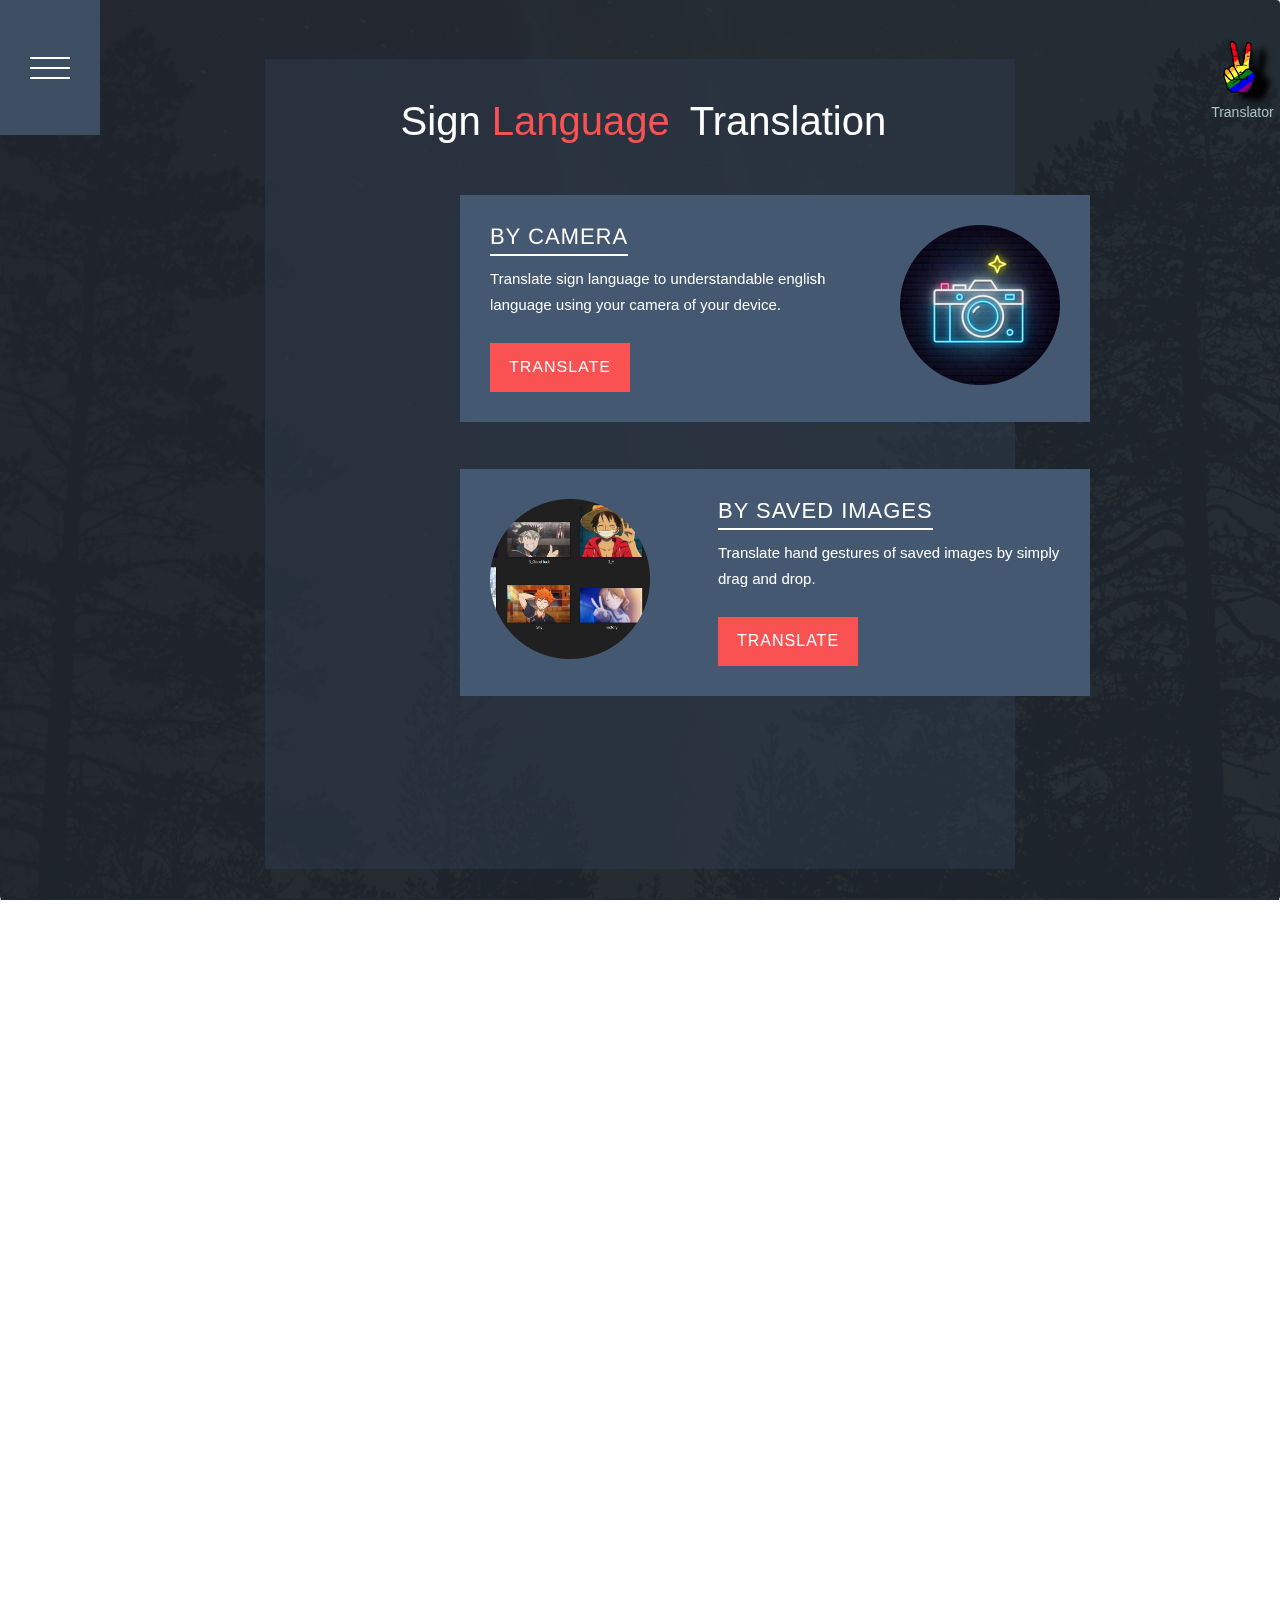
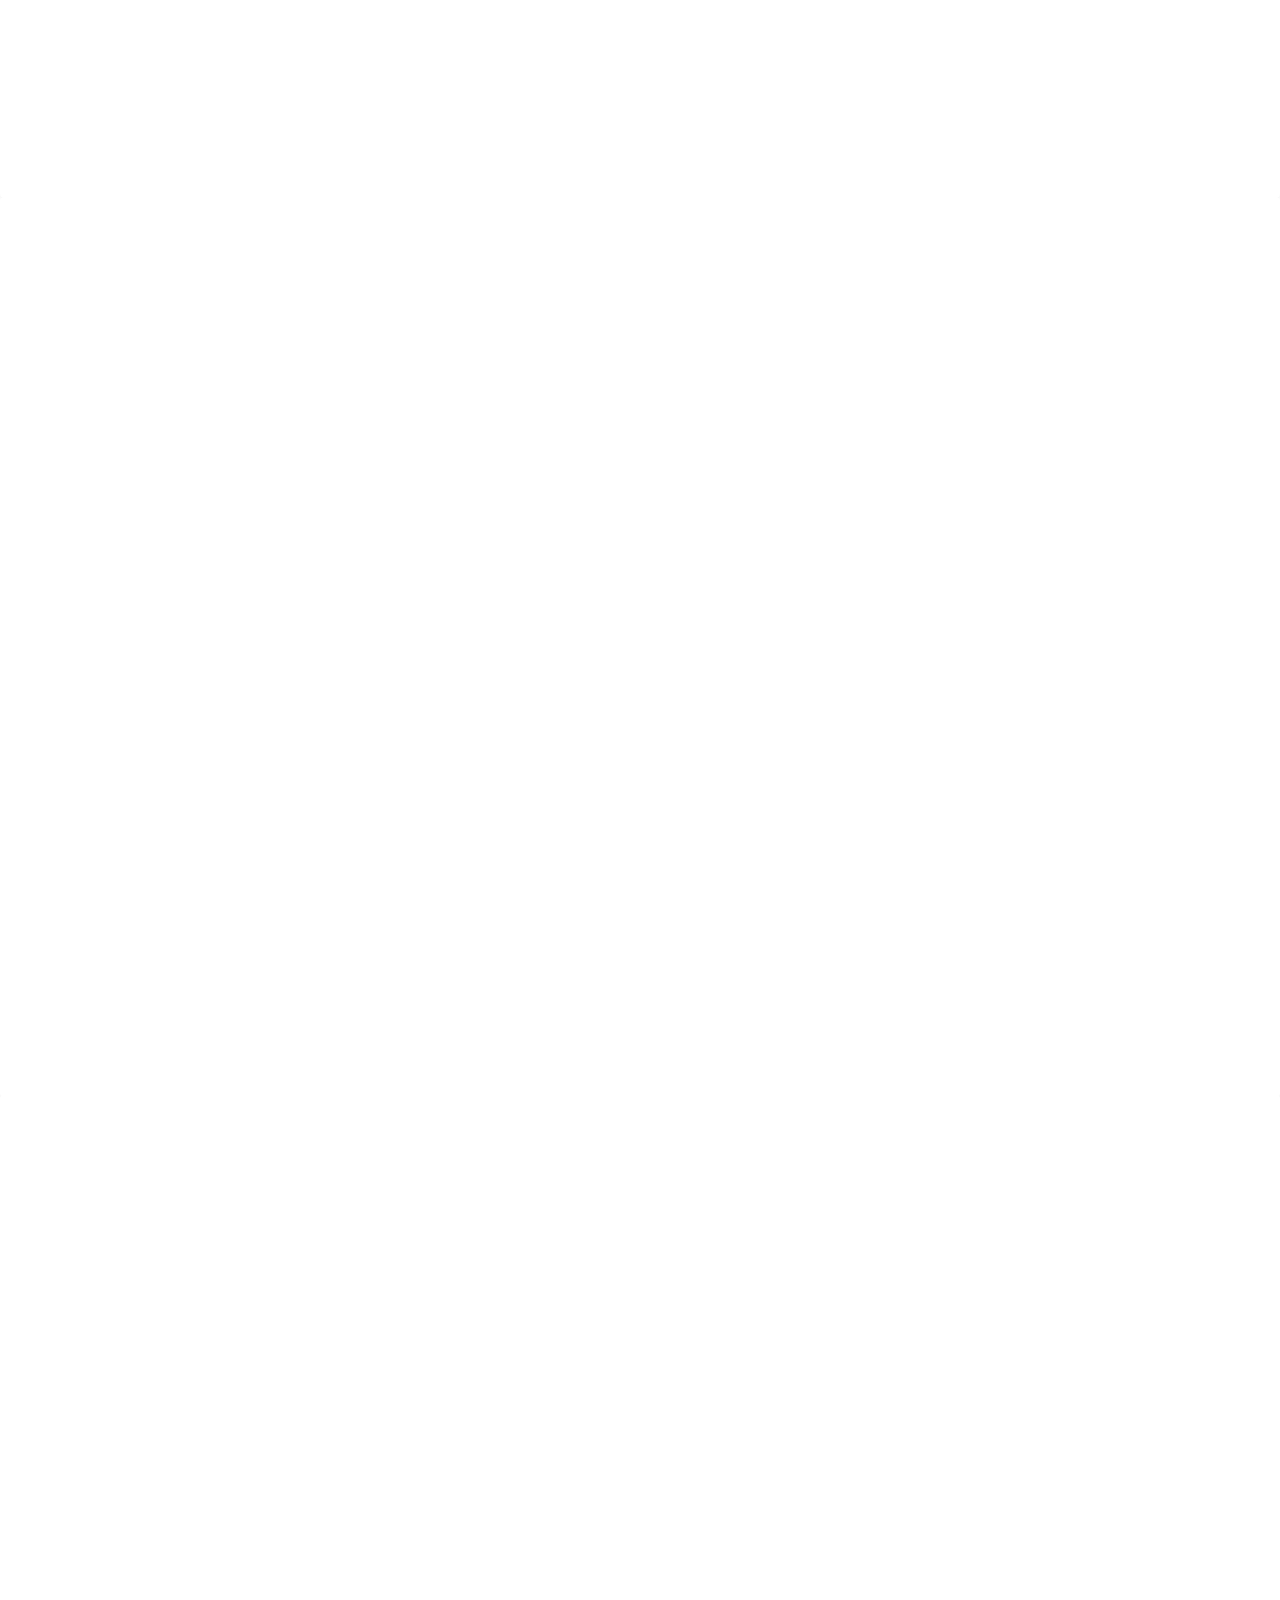
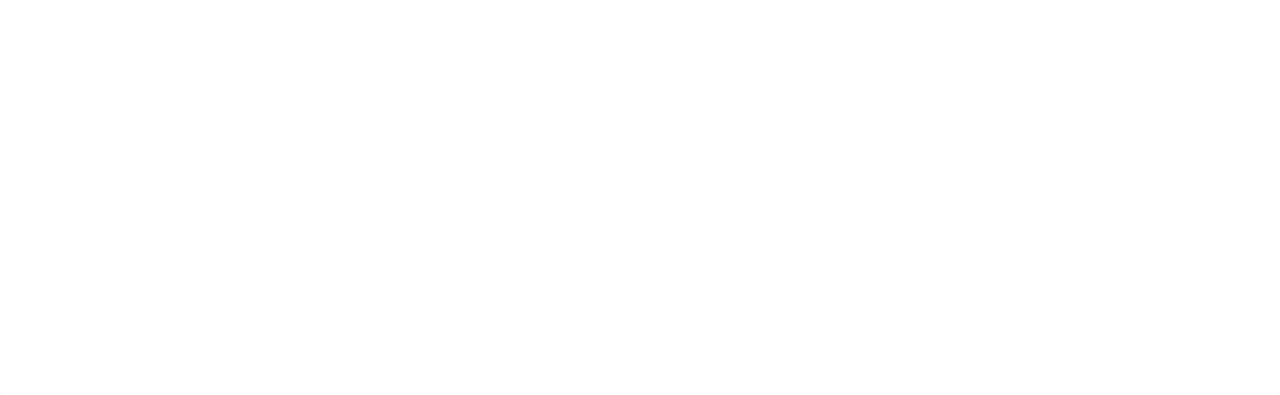
<file: index.html>
<!doctype html>
<html class="no-js" lang="">

<head>
  <meta charset="utf-8">
  <meta http-equiv="X-UA-Compatible" content="IE=edge,chrome=1">
  <title>Sign Language Translator</title>


  <link rel="apple-touch-icon" sizes="57x57" href="/fevi/apple-icon-57x57.png">
  <link rel="apple-touch-icon" sizes="60x60" href="/fevi/apple-icon-60x60.png">
  <link rel="apple-touch-icon" sizes="72x72" href="/fevi/apple-icon-72x72.png">
  <link rel="apple-touch-icon" sizes="76x76" href="/fevi/apple-icon-76x76.png">
  <link rel="apple-touch-icon" sizes="114x114" href="/fevi/apple-icon-114x114.png">
  <link rel="apple-touch-icon" sizes="120x120" href="/fevi/apple-icon-120x120.png">
  <link rel="apple-touch-icon" sizes="144x144" href="/fevi/apple-icon-144x144.png">
  <link rel="apple-touch-icon" sizes="152x152" href="/fevi/apple-icon-152x152.png">
  <link rel="apple-touch-icon" sizes="180x180" href="/fevi/apple-icon-180x180.png">
  <link rel="icon" type="image/png" sizes="192x192" href="/fevi/android-icon-192x192.png">
  <link rel="icon" type="image/png" sizes="32x32" href="/fevi/favicon-32x32.png">
  <link rel="icon" type="image/png" sizes="96x96" href="/fevi/favicon-96x96.png">
  <link rel="icon" type="image/png" sizes="16x16" href="/fevi/favicon-16x16.png">
  <link rel="manifest" href="/fevi/manifest.json">
  <meta name="msapplication-TileColor" content="#ffffff">
  <meta name="msapplication-TileImage" content="/fevi/ms-icon-152x152.png">
  <meta name="theme-color" content="#ffffff">


  <meta name="description" content="">
  <meta name="viewport" content="width=device-width, initial-scale=1">
  <link rel="apple-touch-icon" href="apple-touch-icon.png">

  <link rel="stylesheet" href="css/bootstrap.min.css">
  <link rel="stylesheet" href="css/bootstrap-theme.min.css">
  <link rel="stylesheet" href="css/templatemo-style.css">

  <script src="js/vendor/modernizr-2.8.3-respond-1.4.2.min.js"></script>

  <style>
    h1 {
      font-family: 'Segoe UI', Tahoma, Geneva, Verdana, sans-serif;
    }
  </style>

</head>

<body>

  <div class="stick">
    <a href="#1"><img src="/img/victory_logo.png" alt="err"></a>
    <a href="#1"><span>Translator</span></a>
  </div>

  <nav class="nav">
    <div class="burger">
      <div class="burger__patty"></div>
    </div>

    <ul class="nav__list">
      <li class="nav__item">
        <a href="#1" class="nav__link c-blue"><img src="img/home-icon.png" alt=""></a>
        <span>Home</span>
      </li>
      <li class="nav__item">
        <a href="#3" class="nav__link c-red"><img src="img/projects-icon.png" alt=""></a>
      </li>
      <li class="nav__item">
        <a href="#2" class="nav__link c-yellow scrolly"><img src="/img/about-icon.png" alt=""></a>
      </li>
      <li class="nav__item">
        <a href="#4" class="nav__link c-green"><img src="img/contact_icon.png" alt="" height="90px"></a>
      </li>
    </ul>
  </nav>



  <section class="panel b-blue" id="1">
    <article class="panel__wrapper">
      <div class="panel__content">
        <div class="container">
          <div class="row">
            <div class="col-md-8 col-md-offset-2">
              <div class="home-content">
                <div class="home-heading">
                  <h1>Sign<em> Language</em>Translation</h1>
                </div>
                <div class="row">
                  <div class="col-md-12">
                    <div class="home-box-content">
                      <div class="left-text">
                        <h4>BY camera</h4>
                        <p>Translate sign language to understandable english language using your camera of your device.
                        </p>
                        <div class="primary-button">
                          <a href="home.html" >Translate</a>
                        </div>
                      </div>
                      <div class="right-image">
                        <img src="img/11-cam.png" alt="err">
                      </div>
                    </div>
                  </div>
                </div>
                

                <div class="row">
                  <div class="col-md-12">
                    <div class="home-box-content-1">
                      <div class="right-text">
                        <h4>by saved images</h4>
                        <p>Translate hand gestures of saved images by simply drag and drop.</p>
                        <div class="primary-button">
                          <a href="Dummy-2.html" target="_blank">Translate</a>
                        </div>
                      </div>
                      <div class="left-image">
                        <img src="img/12-saved.png" alt="">
                      </div>
                    </div>
                  </div>
                </div>
              </div>
            </div>
          </div>
        </div>
      </div>
    </article>
  </section>

  
  <section class="panel b-red" id="3">
    <article class="panel__wrapper">
      <div class="panel__content">
        <div class="container">
          <div class="row">
            <div class="col-md-8 col-md-offset-2">
              <div class="projects-content">
                <div class="heading">
                  <h4>KNOW <em>about</em> SIGNS</h4>
                </div>
                <div class="row">
                  <div class="col-md-12">
                    <div class="owl-carousel owl-theme projects-container">
                      <div>
                        <div class="project-item">
                          <a href="img/1_Hi.jpg" data-lightbox="image-1"><img src="img/1_Hi.jpg" alt=""></a>
                          <div class="text-content">
                            <h4>Greetings</h4>
                            <p>Greeting like Hello, Glad to meet you , hi ,yo ,bye and others by sign language.</p>
                            <div class="primary-button">
                              <a href="/ab_greetings.html">Discover </a>
                            </div>
                          </div>
                        </div>
                      </div>
                      <div>
                        <div class="project-item">
                          <a href="img/2_need.jpg" data-lightbox="image-1"><img src="img/2_need.jpg" alt=""></a>
                          <div class="text-content">
                            <h4>Basic needs</h4>
                            <p>Know about signs for Basic needs signs like water , food , home , restroom and others.
                            </p>
                            <div class="primary-button">
                              <a href="ab_need.html">Discover </a>
                            </div>
                          </div>
                        </div>
                      </div>
                      <div>
                        <div class="project-item">
                          <a href="img/3_alpha.jpg" data-lightbox="image-1"><img src="img/3_alpha.jpg" alt=""></a>
                          <div class="text-content">
                            <h4>LETTERS</h4>
                            <p>Alphabets using signs to create complex statements which cant be shown using normal
                              signs.</p>
                            <div class="primary-button">
                              <a href="ab_zALPHA.html">Discover </a>
                            </div>
                          </div>
                        </div>
                      </div>
                      <div>
                        <div class="project-item">
                          <a href="img/4_health.jpg" data-lightbox="image-1"><img src="img/4_health.jpg" alt=""></a>
                          <div class="text-content">
                            <h4>HEALTH & Feelings</h4>
                            <p>Telling about health like fever cold and feelings like happy ,sad others through sign
                              language. </p>
                            <div class="primary-button">
                              <a href="/ab_emote.html">Discover </a>
                            </div>
                          </div>
                        </div>
                      </div>
                      <div>
                        <div class="project-item" id="short">
                          <a href="img/5_dichotomous.jpg" data-lightbox="image-1"><img src="img/5_dichotomous.jpg"
                              alt=""></a>
                          <div class="text-content">
                            <h4>dichotomous </h4>
                            <p>Signs for dichotomous like true or fale , yes or no and others by signs.</p>
                            <div class="primary-button">
                              <a href="/ab_dict.html">Discover </a>
                            </div>
                          </div>
                        </div>
                      </div>
                      <div>
                        <div class="project-item" id="short">
                          <a href="img/6_knowmore.jpg" data-lightbox="image-1"><img src="img/6_knowmore.jpg" alt=""></a>
                          <div class="text-content">
                            <h4>Some More signs</h4>
                            <p>Others signs excluding the metioned one's</p>
                            <div class="primary-button">
                              <a href="/ab_knowmore.html">Discover </a>
                            </div>
                          </div>
                        </div>
                      </div>
                    </div>
                  </div>
                </div>
              </div>
            </div>
          </div>
        </div>
      </div>
    </article>
  </section>


  <section class="panel b-yellow" id="2">
    <article class="panel__wrapper">
      <div class="panel__content">
        <div class="container">
          <div class="row">
            <div class="col-md-8 col-md-offset-2">
              <div class="about-content">
                <div class="heading">
                  <h4>About NGO'S</h4>
                </div>
                <div class="row">
                  <div class="col-md-12">
                    <div class="about-box-content">
                      <img src="img/ngo.jpg" alt="">
                    </div>
                  </div>
                  <div class="col-md-7 col-md-offset-5">
                    <div class="about-box-text">
                      <h4>VAANI</h4>
                      <p>The VAANI Information Resource Center is an initiative led by VAANI, Deaf Children’s Foundation for parents, teachers, students, volunteers and hearing impaired individuals.
                        The objective of the digital center is to bring together educational strategies and materials to empower the growing deaf community with skills and attitudes that promote equality, dignity and respect.</p>
                      <div class="primary-button">
                        <a href="#4">Contact </a>
                      </div>
                    </div>
                  </div>
                </div>
              </div>
            </div>
          </div>
        </div>
      </div>
    </article>
  </section>


  <section class="panel b-green" id="4">
    <article class="panel__wrapper">
      <div class="panel__content">
        <div class="container">
          <div class="row">
            <div class="col-md-8 col-md-offset-2">
              <div class="contact-content">
                <div  class="heading">
                  <h4>Contact</h4>
                </div>
                <div class="row">
                  <div class="col-md-8">
                    <div class="contat-form">
                      <h4>
                        Phone
                      </h4>
                      <p>+91 8025457124</p>
                      <h4>
                        Mail 
                      </h4>
                      <p>https://vaani.in/</p>
                    <h4>Location</h4>
                    <p>Gangothri Nagara 4th Cross Tumkuru, Karnataka 572102</p>
                    </div>
                  </div>
                  <div class="col-md-4">
                    <div class="more-info">
                      <p>Vaani organisation open for intaking any person with deaf and dumb disabilities providing all the basic facilities needed for living .Contact us if you have any information about such person or also for FUND RAISING. </p>
                    </div>
                  </div>
                </div>
              </div>
            </div>
            <div class="col-md-12">
              <div class="footer">
                <p>Copyright &copy; 2022 CBIT Vishal & Ashok</p>
              </div>
            </div>
          </div>
        </div>
      </div>
    </article>
  </section>


  <script src="//ajax.googleapis.com/ajax/libs/jquery/1.11.2/jquery.min.js"></script>
  <script>window.jQuery || document.write('<script src="js/vendor/jquery-1.11.2.min.js"><\/script>')</script>

  <script src="js/vendor/bootstrap.min.js"></script>

  <script src="js/plugins.js"></script>
  <script src="js/main.js"></script>

  <script>

      (function (b, o, i, l, e, r) {
        b.GoogleAnalyticsObject = l; b[l] || (b[l] =
        
          function () { (b[l].q = b[l].q || []).push(arguments) }); b[l].l = +new Date;
        e = o.createElement(i); r = o.getElementsByTagName(i)[0];
        e.src = '//www.google-analytics.com/analytics.js';
        r.parentNode.insertBefore(e, r)
      }(window, document, 'script', 'ga'));
    ga('create', 'UA-XXXXX-X', 'auto'); ga('send', 'pageview');
  </script>
</body>

</html>
</file>
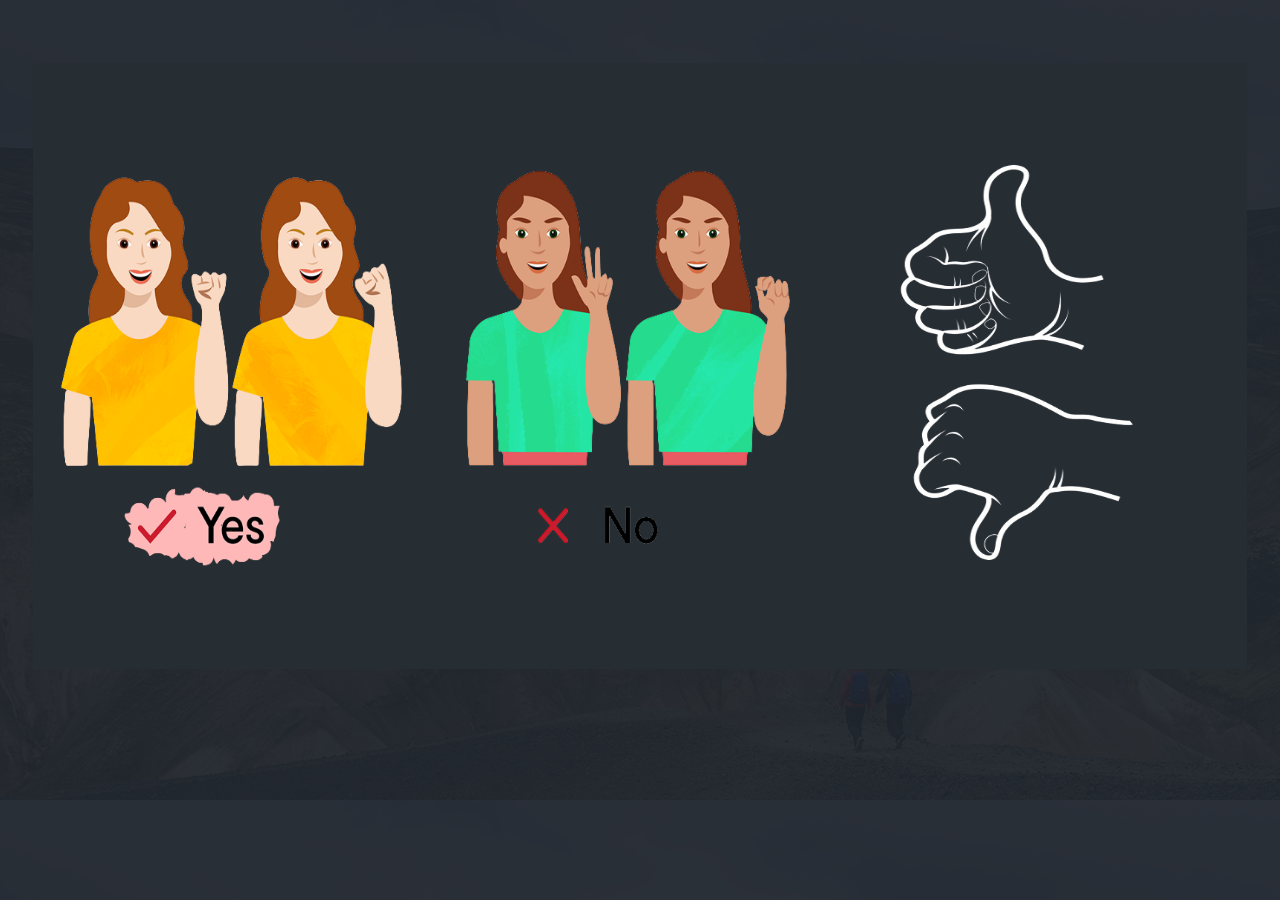
<file: ab_dict.html>
<!DOCTYPE html>
<html lang="en">

<head>
    <meta charset="UTF-8">
    <meta http-equiv="X-UA-Compatible" content="IE=edge">
    <meta name="viewport" content="width=device-width, initial-scale=1.0">
    <title>Dichotomous</title>
    <style>
        :root {
            background-image: url(/img/fourth-bg.png);
        }
        
        #dict{
            background-color:rgb(39 46 51); 
            width: 96%;
            height: 50%;
            margin: 5% 2%;
        }


        img {
            width: 29vw;
            height: 48vh;
            padding: 7% 1%;

        }
        #ZORO{
            filter: invert(100%);
        }



    </style>
</head>

<body>
    <div id="dict">

        <img src="/img/zYES.png" alt="ERR not found">
        <img src="/img/zNO.png" alt="ERR not found">
        <img src="/img/zGOOD_BAD.png" id="ZORO"  alt="ERR not found">
        
    </div>


</body>

</html>
</file>
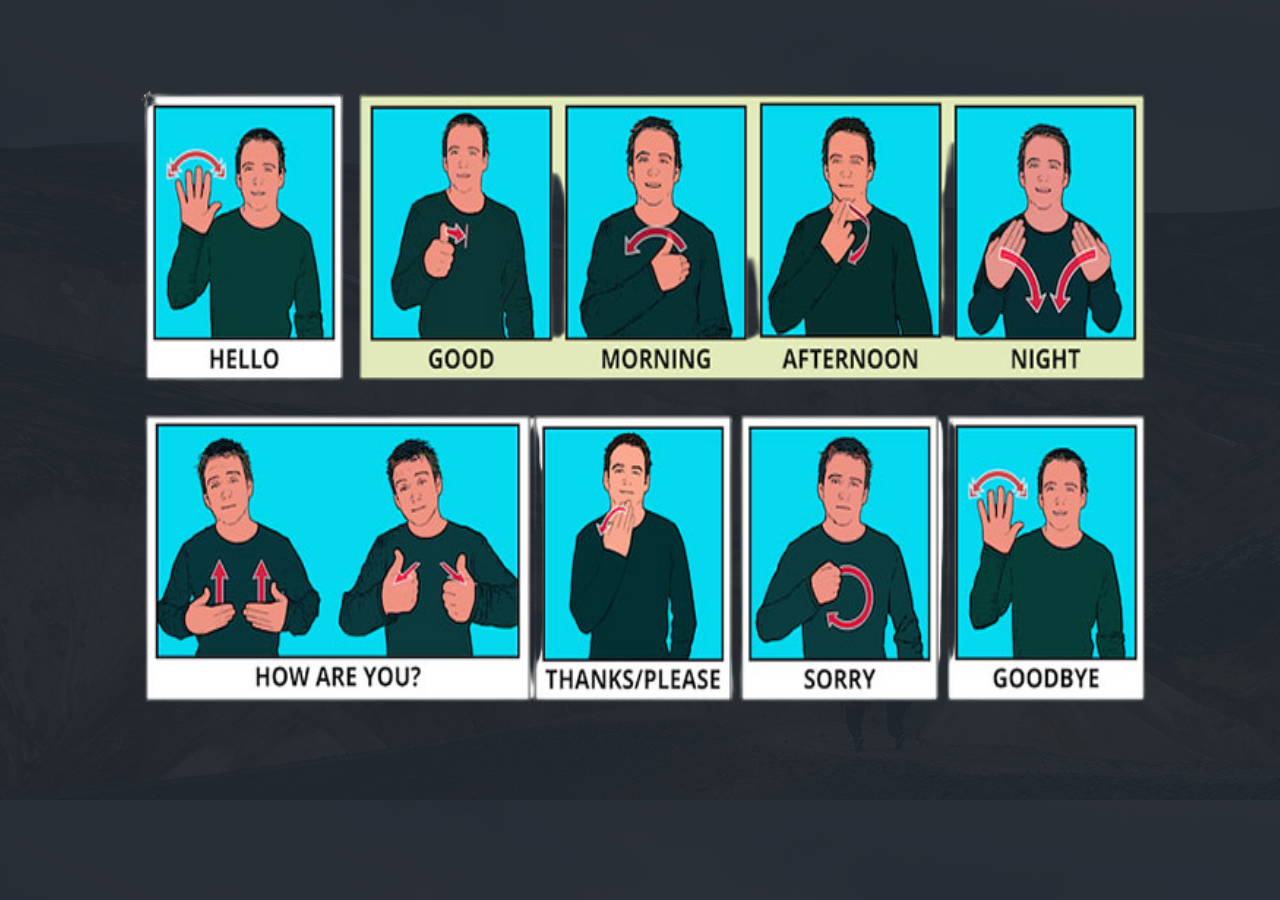
<file: ab_greetings.html>
<!DOCTYPE html>
<html lang="en">

<head>
    <meta charset="UTF-8">
    <meta http-equiv="X-UA-Compatible" content="IE=edge">
    <meta name="viewport" content="width=device-width, initial-scale=1.0">
    <title>Greetings</title>
    <style>
        :root {
            background-image: url(/img/fourth-bg.png);
        }

        img {
            width: 80vw;
            height: 70vh;
            margin: 6% 10%;
        }

    </style>
</head>

<body>
    <img src="/img/zGREET.png" alt="ERR not found">
</body>

</html>
</file>
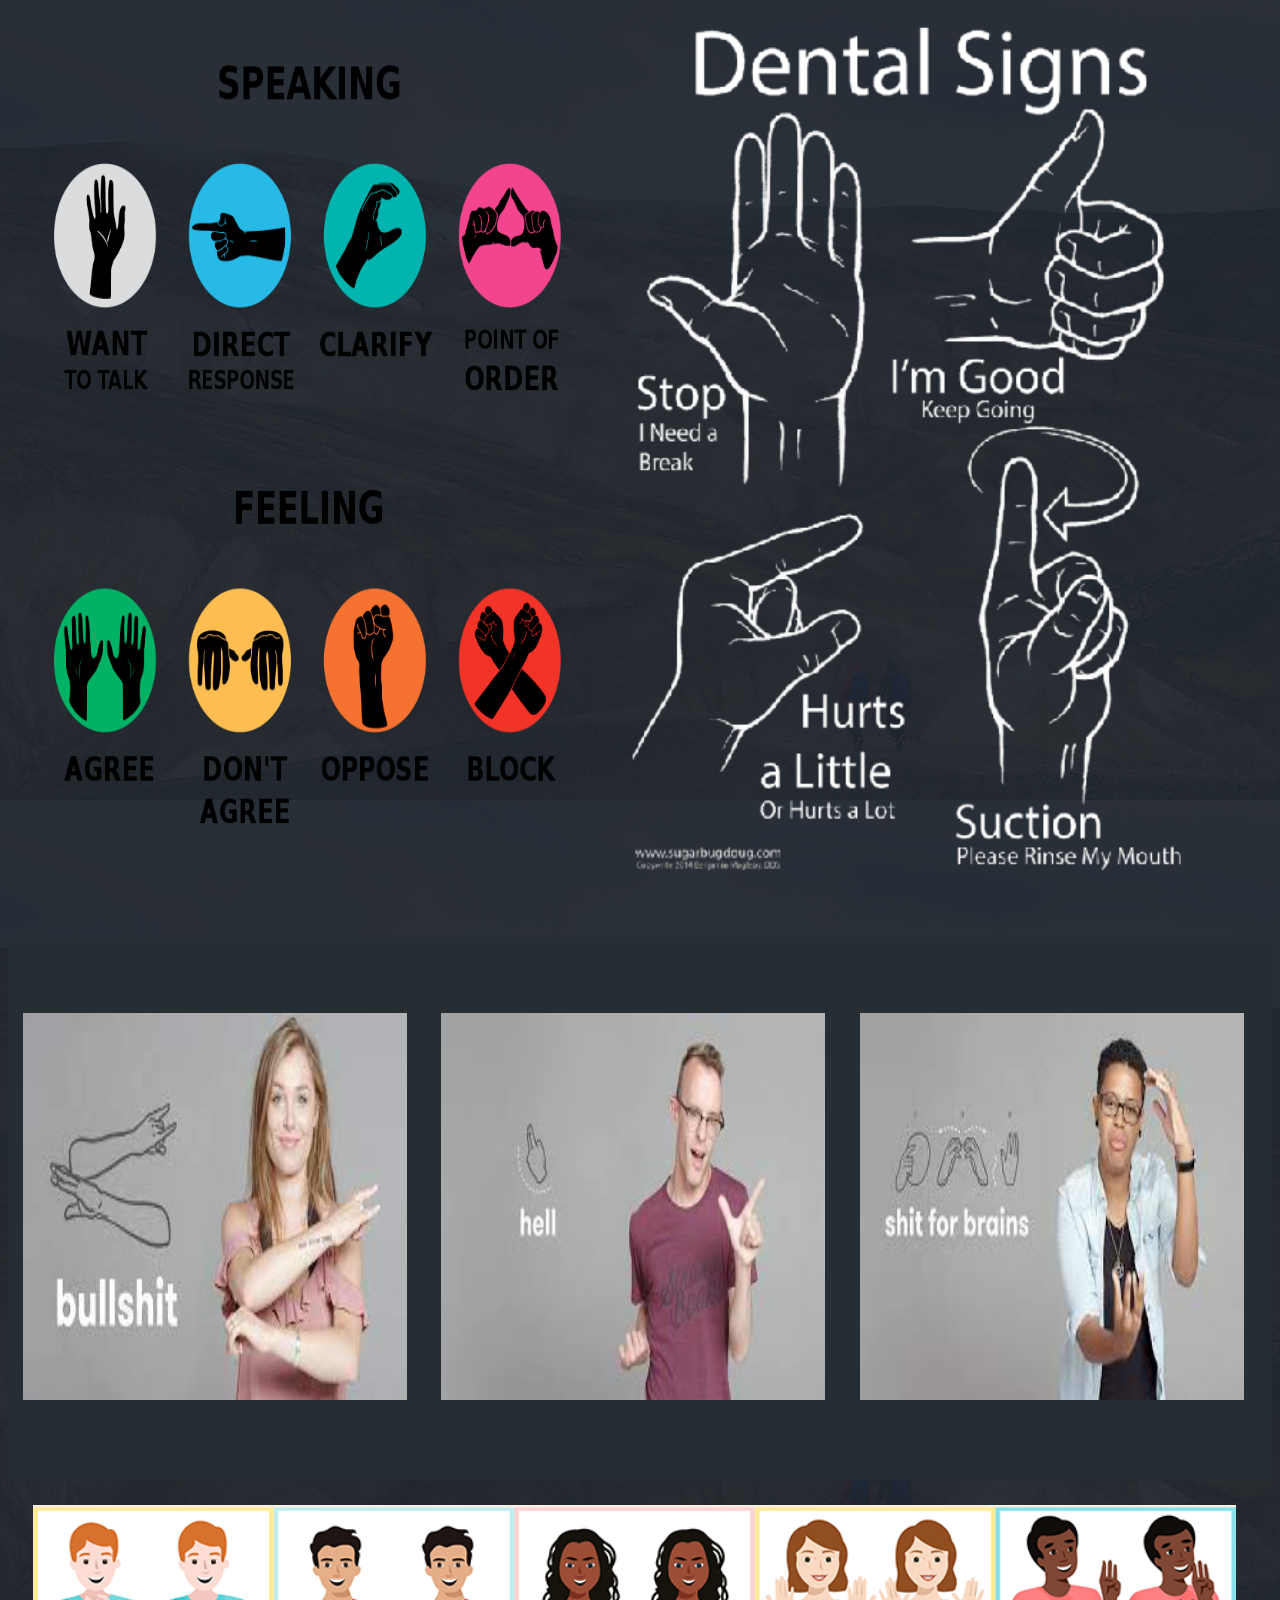
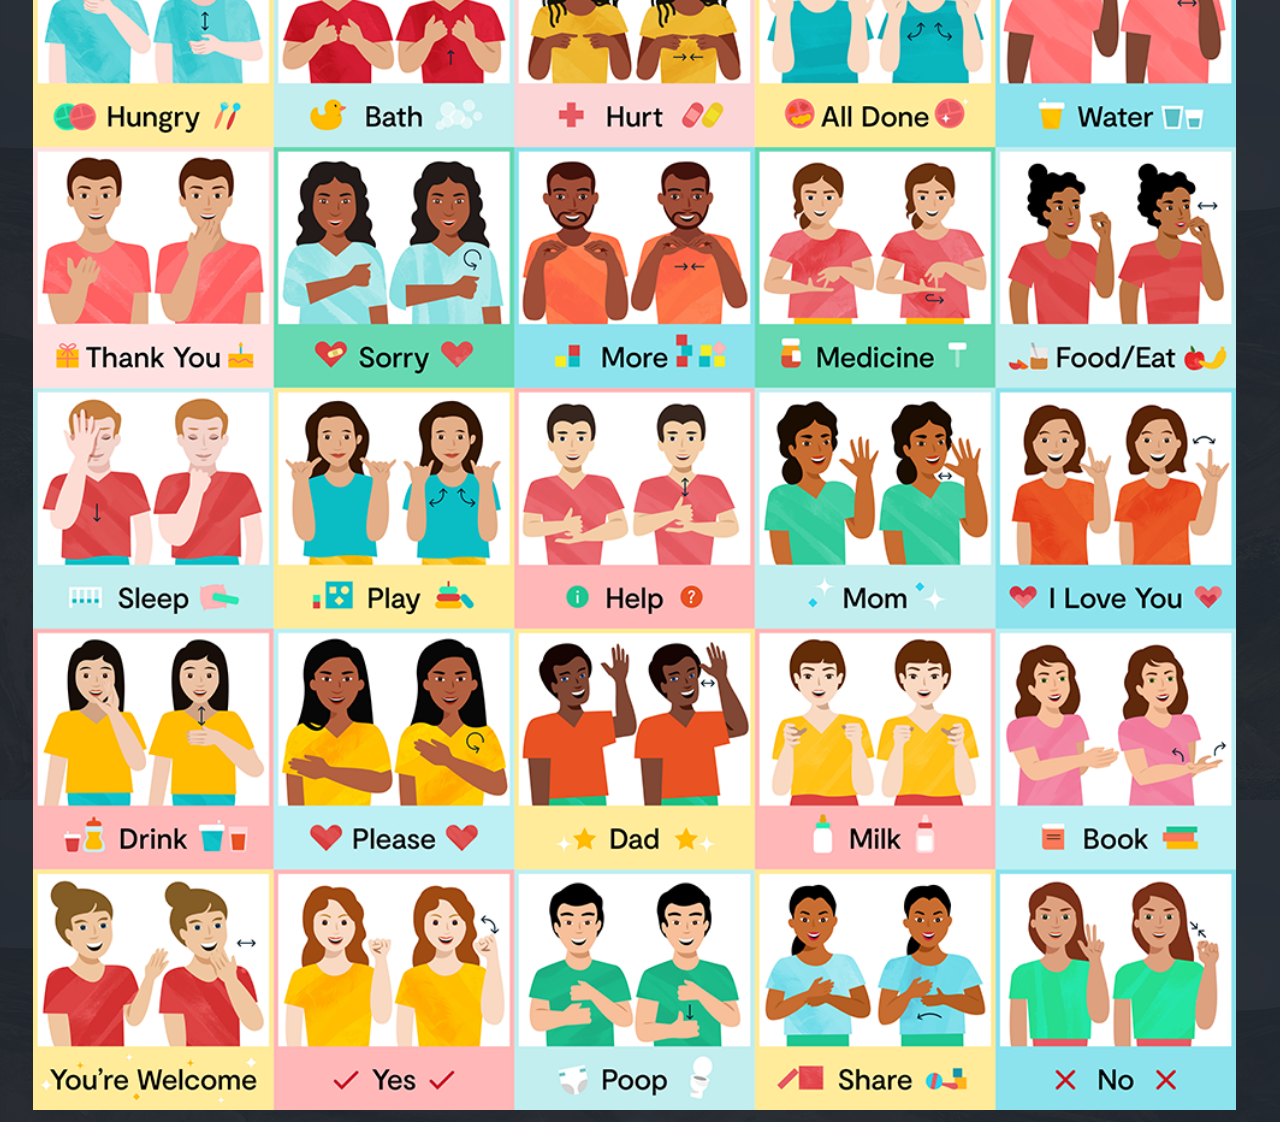
<file: ab_knowmore.html>
<!DOCTYPE html>
<html lang="en">

<head>
    <meta charset="UTF-8">
    <meta http-equiv="X-UA-Compatible" content="IE=edge">
    <meta name="viewport" content="width=device-width, initial-scale=1.0">
    <title>Greetings</title>
    <style>
        :root {
            background-image: url(/img/fourth-bg.png);
        }
        #img1,#img2,#img3{
            height: 43vh;
            width: 30vw;
            padding:6% 1.2%;

        }

        #img4,#img5{
            height: 100vh;
            width: 47vw;
            /* filter: invert(1); */
        }
        #img5{
            filter: invert(1);
        }
        .GG{
            background-color:rgb(39 46 51) ;
            margin: 2% 0%;
        }

        #img6{
            width: 94vw;
            margin: 0% 2%;
        }




    </style>
</head>

<body>
    <div class="CONTAIN">

            <img src="/img/zKM4.png" alt="err" id="img4">

            <img src="/img/zKM5.png" alt="err" id="img5">


            <div class="GG">

                <img src="/img/zKM1.png" alt="err" id="img1">
                
                <img src="/img/zKM2.png" alt="err" id="img2">
                
                <img src="/img/zKM3.png" alt="err" id="img3">
                
            </div>

            <img src="/img/zKM6.png" alt="err" id="img6">


</body>

</html>
</file>
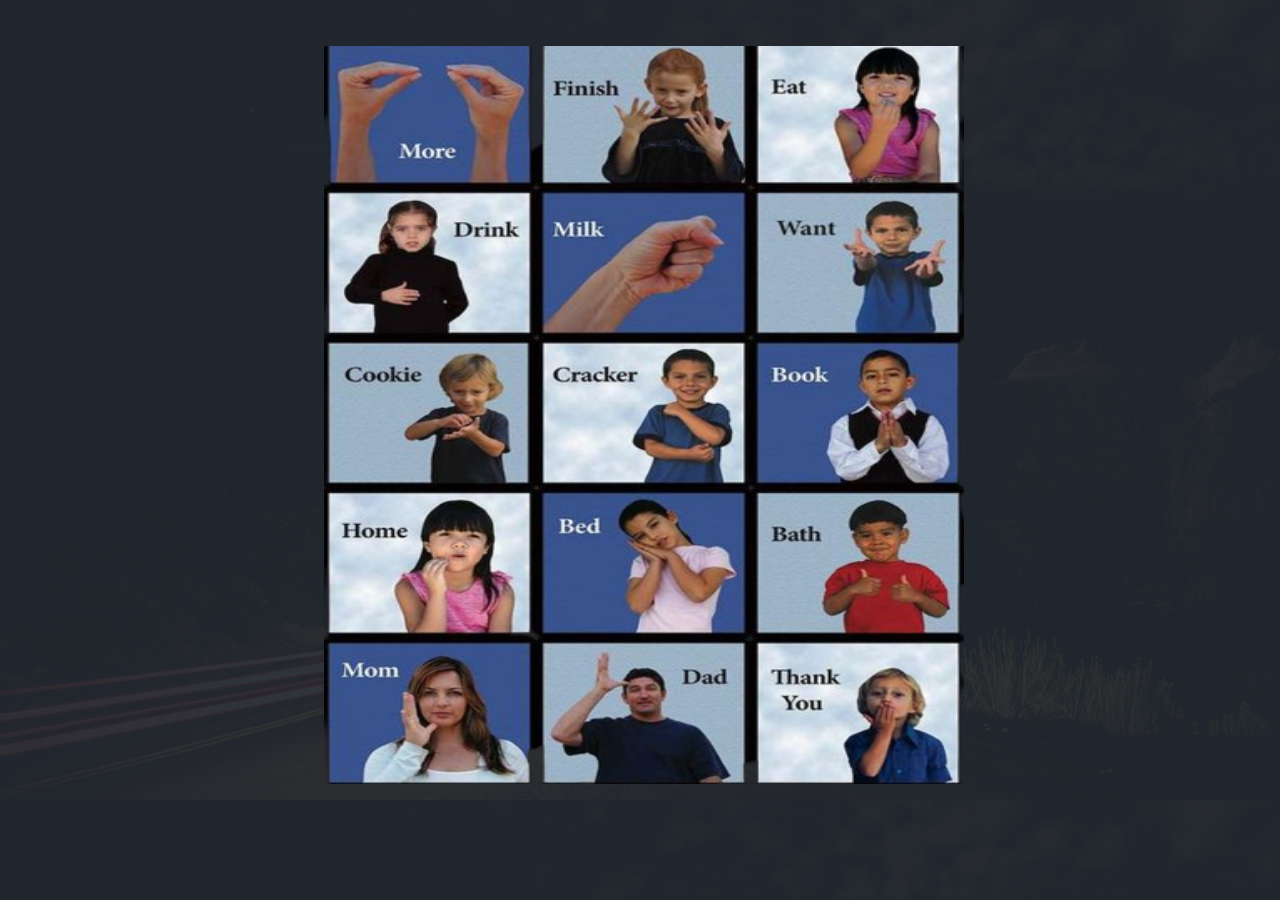
<file: ab_need.html>
<!DOCTYPE html>
<html lang="en">
<head>
    <meta charset="UTF-8">
    <meta http-equiv="X-UA-Compatible" content="IE=edge">
    <meta name="viewport" content="width=device-width, initial-scale=1.0">
    <title>Needs</title>
    <style>
        :root{
            background-image: url(/img/third-bg.png);
        }
        #need{
        width: 50vw;
        height: 82vh;
        margin: 3% 25%;
        }
    </style>
</head>
<body>
    <img id="need" src="/img/zNEEDS.png" alt="ERR not found">
</body>
</html>
</file>
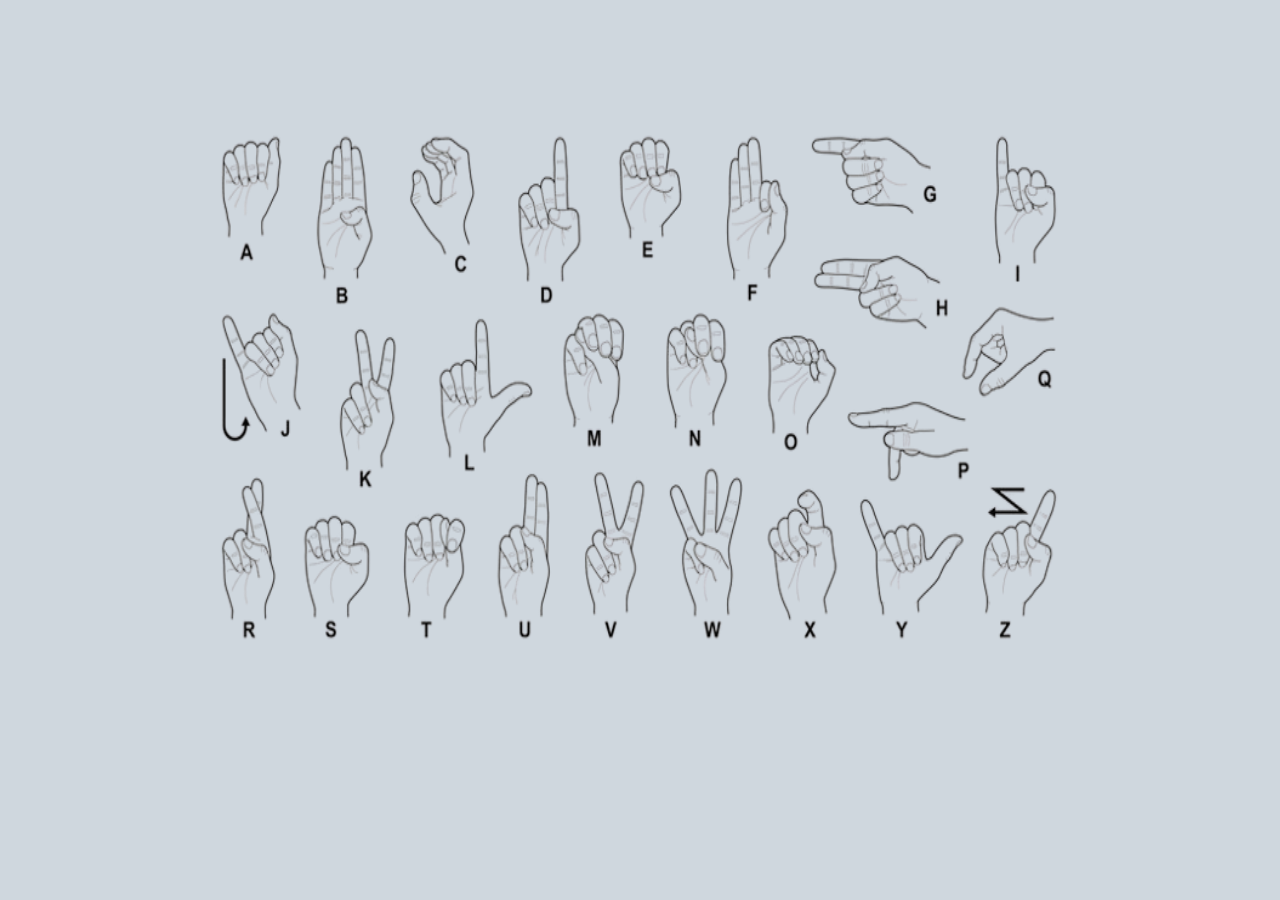
<file: ab_zALPHA.html>
<!DOCTYPE html>
<html lang="en">
<head>
    <meta charset="UTF-8">
    <meta http-equiv="X-UA-Compatible" content="IE=edge">
    <meta name="viewport" content="width=device-width, initial-scale=1.0">
    <title>Alphabets</title>
    <style>

        :root{
            background-color: rgb(207, 215, 222);
        }
        #First{
            width: 67vw;
            height: 59vh;
            margin: 9% 16%;
        }
        
    </style>
</head>
<body>
    <img id="First" src="/img/zALPHA.png" alt="ERR not found">
</body>
</html>
</file>
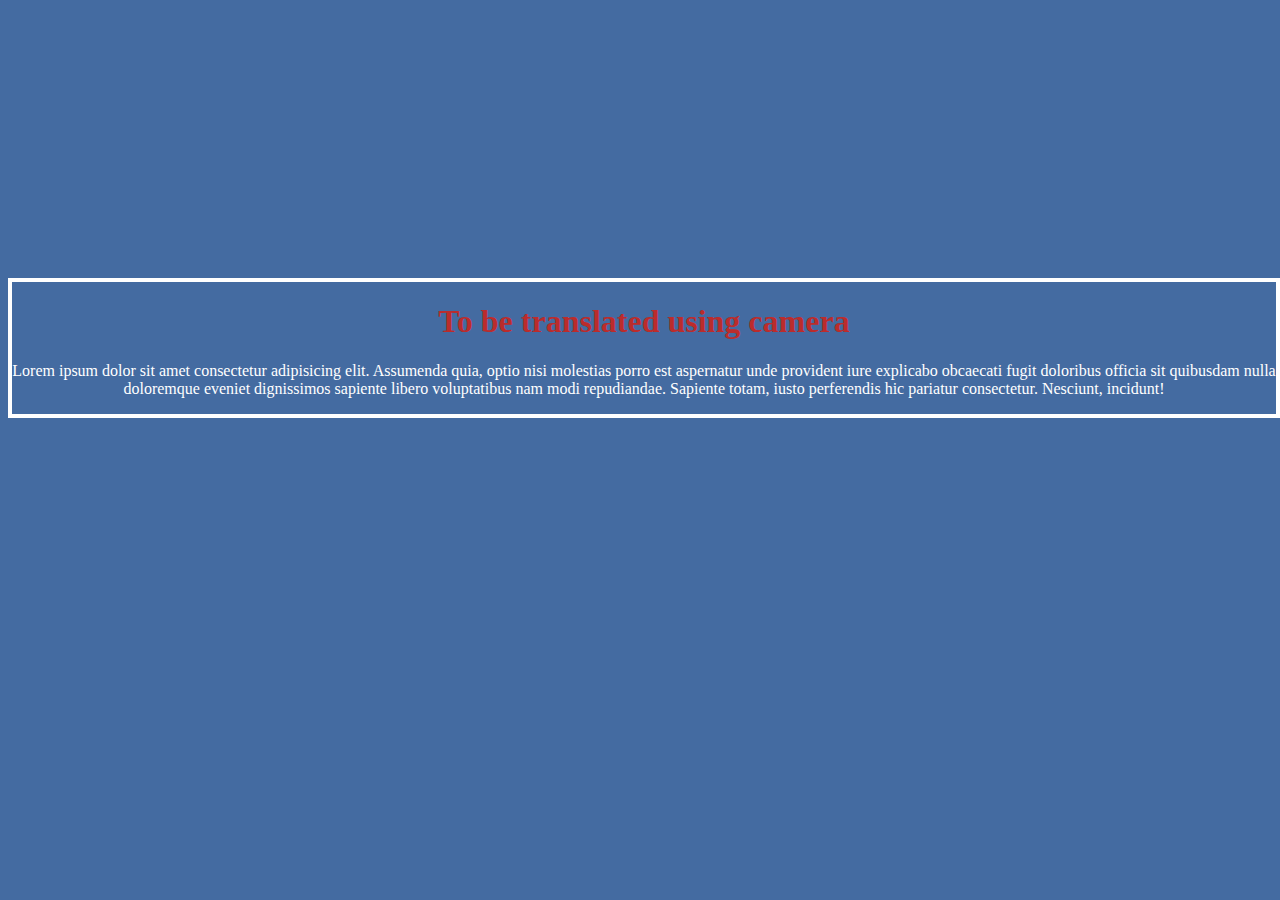
<file: Dummy-1.html>
<!DOCTYPE html>
<html lang="en">
<head>
    <meta charset="UTF-8">
    <meta http-equiv="X-UA-Compatible" content="IE=edge">
    <meta name="viewport" content="width=device-width, initial-scale=1.0">
    <title>Camera</title>
    <style>
        *{
            background-color: rgb(68 107 161);
            color: white;
            
        }
        div{
            position: absolute;
            border: 4px solid white;
            margin-top: 30vh;
            /* margin-left: 50%; */
        }
        h1,p{
            text-align: center;
        }
        h1{
            color: rgb(187, 44, 44);
        }
        p{
            color: white;
        }

    </style>
</head>
<body>
    <div>
        <h1>To be translated using camera</h1>
        <p>Lorem ipsum dolor sit amet consectetur adipisicing elit. Assumenda quia, optio nisi molestias porro est aspernatur unde provident iure explicabo obcaecati fugit doloribus officia sit quibusdam nulla doloremque eveniet dignissimos sapiente libero voluptatibus nam modi repudiandae. Sapiente totam, iusto perferendis hic pariatur consectetur. Nesciunt, incidunt!
        </p>
    </div>
</body>
</html>
</file>
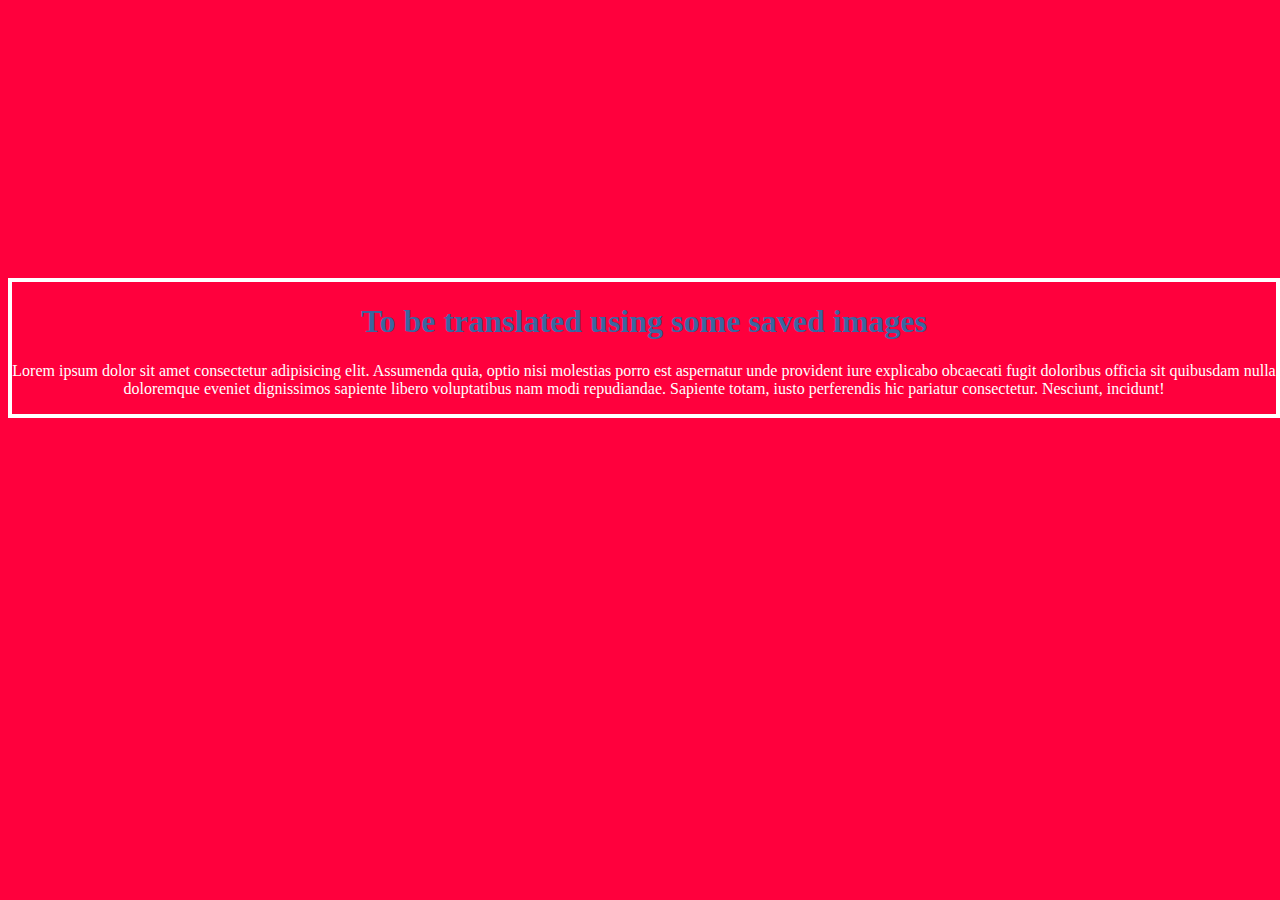
<file: Dummy-2.html>
<!DOCTYPE html>
<html lang="en">
<head>
    <meta charset="UTF-8">
    <meta http-equiv="X-UA-Compatible" content="IE=edge">
    <meta name="viewport" content="width=device-width, initial-scale=1.0">
    <title>Saved Images</title>
    <style>
        *{
            background-color: rgb(255 0 61);
            color: white;
            
        }
        div{
            position: absolute;
            border: 4px solid white;
            margin-top: 30vh;
            /* margin-left: 50%; */
        }
        h1,p{
            text-align: center;
        }
        h1{
            color: rgb(58, 102, 160);
        }
        p{
            color: white;
        }

    </style>
</head>
<body>
    <div>
        <h1>To be translated using some saved images</h1>
        <p>Lorem ipsum dolor sit amet consectetur adipisicing elit. Assumenda quia, optio nisi molestias porro est aspernatur unde provident iure explicabo obcaecati fugit doloribus officia sit quibusdam nulla doloremque eveniet dignissimos sapiente libero voluptatibus nam modi repudiandae. Sapiente totam, iusto perferendis hic pariatur consectetur. Nesciunt, incidunt!
        </p>
    </div>
</body>
</html>
</file>
<file: css/templatemo-style.css>
body {
	font-family:'Segoe UI', Tahoma, Geneva, Verdana, sans-serif;
}

p {
	font-size: 13px;
	line-height: 26px;
}

a {
	color: #ff6;
}

a:hover {
	color: #0CF;
}


ul {
  list-style-type: none;
  padding: 0;
  margin: 0;
}


.stick{
  width: 6%;
  display: inline-block;
  position: fixed;
  right: 0.4%;
  top: 3.5%;
}
.stick img{
  filter: drop-shadow(14px 7px 3px black);
  margin-left: 10%;
  height: 70px;
  width: 70px;
}
.stick img:hover{
  filter: brightness(1.3);
}

.stick span{
  margin-left: 17%;
  color: rgb(168 195 195);
}

.stick a{
  text-decoration: none;
}

.primary-button a {
  display: inline-block;
  background-color: #fa5252;
  color: #fff;
  letter-spacing: 1px;
  font-size: 11px;
  padding: 12px 18px;
  font-weight: 300;
  text-decoration: none;
  text-transform: uppercase;
  border: 1px solid transparent;
}

.primary-button a:hover {
  background-color: transparent;
  border: 1px solid #fff;
  -moz-transition: all 0.2s linear;
  -o-transition: all 0.2s linear;
  -webkit-transition: all 0.2s linear;
}

.heading h4 {
  margin-bottom: 60px;
  margin-top: 0px;
  font-size: 36px;
  text-transform: uppercase;
  color: #fff;
  font-weight: 300;
  text-align: center;
  letter-spacing: 1px;
}

.nav {
  position: fixed;
  z-index: 1;
  top: 0;
  left: 0;
  width: 100px;
  -webkit-backface-visibility: hidden;
          backface-visibility: hidden;
}
.nav__list {
  display: -webkit-box;
  display: -ms-flexbox;
  display: flex;
  -ms-flex-flow: column wrap;
      flex-flow: column wrap;
  height: 85vh;
  -webkit-transform: translate(0, -100%);
          transform: translate(0, -100%);
  -webkit-transition: all 0.5s cubic-bezier(0.175, 0.885, 0.32, 1.275);
  transition: all 0.5s cubic-bezier(0.175, 0.885, 0.32, 1.275);
}
.nav__list--active {
  -webkit-transform: translate(0, 0);
          transform: translate(0, 0);
}

.nav__item {
  -webkit-box-flex: 1;
      -ms-flex: 1;
          flex: 1;
  position: relative;
}
.nav__link {
  display: -webkit-box;
  display: -ms-flexbox;
  display: flex;
  -webkit-box-pack: center;
      -ms-flex-pack: center;
          justify-content: center;
  -webkit-box-align: center;
      -ms-flex-align: center;
          align-items: center;
  position: absolute;
  height: 100%;
  width: 100%;
  top: 0;
  left: 0;
  text-decoration: none;
  font-size: 24px;
  background: #3e4e62;
  -webkit-transition: all 0.5s cubic-bezier(0.175, 0.885, 0.32, 1.275);
  transition: all 0.5s cubic-bezier(0.175, 0.885, 0.32, 1.275);
}
.nav__link:hover {
  background: #fa5252;
}

@media (max-width: 640px) {
  .nav {
    width: 70px;
  }
  .nav__list {
    height: 90vh;
  }
}

.burger {
  height: 15vh;
  position: relative;
  display: -webkit-box;
  display: -ms-flexbox;
  display: flex;
  -webkit-box-pack: center;
      -ms-flex-pack: center;
          justify-content: center;
  -webkit-box-align: center;
      -ms-flex-align: center;
          align-items: center;
  z-index: 2;
  background: #455871;
  cursor: pointer;
  -webkit-transition: all 0.5s cubic-bezier(0.175, 0.885, 0.32, 1.275);
  transition: all 0.5s cubic-bezier(0.175, 0.885, 0.32, 1.275);
}
.burger:hover {
  background: #3e4e62;
}
.burger__patty {
  position: relative;
  height: 2px;
  width: 40px;
  background: white;
}
.burger__patty:before {
  content: "";
  position: absolute;
  top: -10px;
  left: 0;
  height: 2px;
  width: 100%;
  background: white;
}
.burger__patty:after {
  content: "";
  position: absolute;
  top: 10px;
  left: 0;
  height: 2px;
  width: 100%;
  background: white;
}
.burger__patty, .burger__patty:before, .burger__patty:after {
  will-change: transform;
  -webkit-transition: all 0.5s cubic-bezier(0.175, 0.885, 0.32, 1.275);
  transition: all 0.5s cubic-bezier(0.175, 0.885, 0.32, 1.275);
}
.burger--active .burger__patty {
  -webkit-transform: rotate(90deg);
          transform: rotate(90deg);
}
.burger--active .burger__patty:before {
  -webkit-transform: rotate(-45deg) translate(-7px, -7px) scaleX(0.7);
          transform: rotate(-45deg) translate(-7px, -7px) scaleX(0.7);
}
.burger--active .burger__patty:after {
  -webkit-transform: rotate(45deg) translate(-7px, 7px) scaleX(0.7);
          transform: rotate(45deg) translate(-7px, 7px) scaleX(0.7);
}
@media (max-width: 640px) {
  .burger {
    height: 10vh;
  }
  .burger__patty {
    -webkit-transform: scale(0.8);
            transform: scale(0.8);
  }
  .burger--active .burger__patty {
    -webkit-transform: scale(0.8) rotate(90deg);
            transform: scale(0.8) rotate(90deg);
  }
}

.panel {
  margin: 0;	
  min-height: 100vh;
  display: -webkit-box;
  display: -ms-flexbox;
  display: flex;
  -webkit-box-align: center;
      -ms-flex-align: center;
          align-items: center;
  -webkit-box-pack: center;
      -ms-flex-pack: center;
          justify-content: center;
  overflow: hidden;
}
.panel__wrapper {
  padding: 0;
  -webkit-perspective: 1000px;
          perspective: 1000px;
}
.panel__content {
  will-change: transform;
  -webkit-transform: scale(0.7) rotateX(-230deg);
          transform: scale(0.7) rotateX(-230deg);
  -webkit-transform-origin: center 80%;
          transform-origin: center 80%;
  opacity: 0;
  -webkit-transition: all 0.5s cubic-bezier(0.175, 0.885, 0.32, 1.275);
  transition: all 0.5s cubic-bezier(0.175, 0.885, 0.32, 1.275);
}
.panel__content--active {
  -webkit-transform: none;
          transform: none;
  opacity: 1;
}
.panel p:last-child {
  margin-bottom: 0;
}
.panel__block {
  height: 3px;
  background: rgba(0, 0, 0, 0.2);
  margin: 0 0 25px 0;
}

.b-blue {
  margin-bottom: -2px;
  background-image: url(../img/first-bg.png);
  background-repeat: no-repeat;
  background-size: cover;
  width: 100%;
  overflow: hidden;
  background-attachment: fixed;
}

.b-red {
  background-image: url(../img/second-bg.png);
  background-repeat: no-repeat;
  background-size: cover;
  width: 100%;
  overflow: hidden;
  background-attachment: fixed;
  margin-top: -2px;
}

.b-green {
  margin-top: -2px;
  background-image: url(../img/third-bg.png);
  background-repeat: no-repeat;
  background-size: cover;
  width: 100%;
  overflow: hidden;
  background-attachment: fixed;
}

.b-yellow {
  margin-top: -1px;
  background-image: url(../img/fourth-bg.png);
  background-repeat: no-repeat;
  background-size: cover;
  width: 100%;
  overflow: hidden;
  background-attachment: fixed;
}



/*
========================
------ HOME STYLE ------
========================
*/

.home-content {
	height: 90vh;
	background-color: rgba(45, 58, 75, 0.5);
	padding: 0px 60px;
	position: relative;
	margin: 3vh auto 0 auto;
}

.home-content h1 {
	padding-top: 40px;
  padding-left: 12%;
	font-size: 40px;
	color: #fff;
	font-weight: 300;
}

.home-content h1 em {
	margin-right: 20px;
	font-size: 40px;
  font-family:'Segoe UI', Tahoma, Geneva, Verdana, sans-serif;  color: #fa5252;
  font-style: normal;
	font-weight: 500;
}

.home-content .home-box-content {
  margin-top: 42px;
	background-color: #455871;
	position: relative;
	right: -135px;
	padding: 30px;
	display: inline-block;
}

.home-content .left-text {     
	float: left;     
	width: 60%; 
}

.home-content .left-text h4 {
	display: inline-block;
	padding-bottom: 5px;
	font-size: 22px;
	color: #fff;
	font-weight: 400;
	text-transform: uppercase;
	letter-spacing: 1px;
	margin-top: 0px;
	margin-bottom: 10px;
	border-bottom: 2px solid #fff;
}

/* .home-content .left-text h4 em {
	color: #fa5252;
	font-style: normal;
} */

.home-content .left-text p {
	color: #fff;
	margin-bottom: 25px;
  font-size: 15px;
}

.home-content .right-image {
  float: right;
}
.home-content .right-image img{
  width: 160px;
  height: 160px;
}


/* 2nd cont i.e., camera */

.home-content .home-box-content-1 {
  margin-top: 42px;
	background-color: #455871;
	position: relative;
	right: -135px;
	padding: 30px;
	display: inline-block;
}

.home-content .right-text {     
	float: right;     
	width: 60%; 
}

.home-content .right-text h4 {
	display: inline-block;
	padding-bottom: 5px;
	font-size: 22px;
	color: #fff;
	font-weight: 400;
	text-transform: uppercase;
	letter-spacing: 1px;
	margin-top: 0px;
	margin-bottom: 10px;
	border-bottom: 2px solid #fff;
}

.home-content .right-text p {
	color: #fff;
	margin-bottom: 25px;
  font-size: 15px;
}

.home-content .left-image img{
  width: 160px;
  height: 160px;
}

.home-content .left-image {
	float: left;
}


.home-content a {
  font-size: 16px;
}

/*
========================
---- Know about signs ----
========================
*/

.projects-content {
  height: 90vh;
  background-color: rgba(45, 58, 75, 0.5);
  padding: 0px 60px;
  position: relative;
  margin: 1% auto 1% auto;
}

.projects-content .heading {
  padding-top: 12%;
}

.projects-content .heading h4{
  margin-bottom: 45px;
}

.project-item {
  width: 100%;
}

.project-item img {
  width: 100%;
}

.projects-content .owl-carousel {
  margin: 2.6%-30%;
  width: 160%;
}

.projects-content .text-content {
  margin-left: 15px;
  margin-right: 15px;
  background-color: #fff;
  padding: 25px 30px;
  margin-top: -45px;
  position: relative;
  z-index: 2;
}

.projects-content .text-content h4 {
  display: inline-block;
  padding-bottom: 5px;
  font-size: 22px;
  color: #121212;
  font-weight: 500;
  text-transform: uppercase;
  margin-top: 0px;
  margin-bottom: 15px;
  border-bottom: 2px solid #eee;
}

.projects-content .heading h4 em{ 
  font-family: 'Segoe UI', Tahoma, Geneva, Verdana, sans-serif;
  color: #fa5252;
  font-style: normal;
  font-weight: 500;
}


.projects-content .primary-button a:hover {
  background-color: transparent;
  color: #fa5252;
  border: 1px solid #fa5252;
  -moz-transition: all 0.2s linear;
  -o-transition: all 0.2s linear;
  -webkit-transition: all 0.2s linear;
}

#short p{
height: 78px;
}

/*
========================
------ ABOUT US -----
========================
*/

.about-content {
  height: 90vh;
  background-color: rgba(45, 58, 75, 0.5);
  padding: 0px 60px;
  position: relative;
  margin: 1% auto 1% auto;
}

.about-content .heading {
  padding-top: 20%;
}

.about-box-content {
  margin-left: -100px;
  margin-right: 100px;
}

.about-box-content img {
  width: 90%;
  overflow: hidden;
  position: absolute;
  margin-right: 100px;
}

.about-content .about-box-text {
  background-color: #fff;
  padding: 30px;
  margin-top: 60px;
  margin-left: 30px;
}

.about-content .about-box-text h4 {
  display: inline-block;
  padding-bottom: 5px;
  font-size: 22px;
  color: #121212;
  font-weight: 400;
  text-transform: uppercase;
  letter-spacing: 1px;
  margin-top: 0px;
  margin-bottom: 15px;

  border-bottom: 2px solid #eee;
}


.about-content .about-box-text p {
  color: #343434;
  margin-bottom: 20px;
}

.about-content .primary-button a:hover {
  background-color: transparent;
  color: #fa5252;
  border: 1px solid #fa5252;
  -moz-transition: all 0.2s linear;
  -o-transition: all 0.2s linear;
  -webkit-transition: all 0.2s linear;
}



/*
========================
---- CONTACT STYLE -----
========================
*/


.contact-content {
    height: 80vh;
    background-color: rgba(45, 58, 75, 0.5);
    padding: 0px 60px;
    position: relative;
    margin: 1% auto 1% auto;
}

.contact-content .heading {
  padding-top: 20%;
}


.contact-content h4{
  font-family: 'Segoe UI', Tahoma, Geneva, Verdana, sans-serif;
  color: #fa5252;
  font-style: normal;
  /* font-weight: 500; */

}


.contact-content .contat-form {
  background-color: rgba(250, 250, 250, 0.03);
  padding: 50px 80px 50px 30px;
  margin-right: -50px;
}

.contact-content .contat-form p{
  color: white;
  margin-bottom: 16px;
}

.contact-content input {
  margin-bottom: 20px;
  padding-left: 15px;
  width: 100%;
  height: 40px;
  display: inline-block;
  line-height: 40px;
  font-size: 13px;
  color: #fff;
  background-color: rgba(250, 250, 250, 0.05);
  border: none;
  outline: none;
  border-radius: 0;
  box-shadow: none;
}



.contact-content button {
  display: inline-block;
  background-color: #fa5252;
  color: #fff;
  letter-spacing: 1px;
  font-size: 11px;
  padding: 12px 18px;
  font-weight: 300;
  text-decoration: none;
  text-transform: uppercase;
  border: 1px solid transparent;
  border-radius: 0px;
}

.contact-content button:hover {
  background-color: transparent;
  color: #fa5252;
  border: 1px solid #fa5252;
  -moz-transition: all 0.2s linear;
  -o-transition: all 0.2s linear;
  -webkit-transition: all 0.2s linear;
}

.contact-content .more-info {
  background-color: #fff;
  padding: 30px;
  margin-top: 50px;
  position: absolute;
  margin-left: -30px;
  margin-right: -100px;
}

.footer {
 text-align: center;
}

.footer p {
  padding: 20px 0px;
  color: rgb(103, 93, 93);
  font-weight: 300;
}

.footer p em {
  font-style:italic;
  font-weight: 400;
}

.footer a {
	color: #ff6;
}


/*
========================================
---------- RESPONSIVE STYLE ------------
========================================
*/

@media (max-width: 768px){
  .heading h4 {
    font-size: 22px;
    margin-bottom: 30px;
  }
  .home-content {
    text-align: center;
    margin: 0 auto;
    height: auto;
    padding: 0px 30px;
    width: 100vw;
  }
  .home-content .home-box-content {
    right: 0;
    margin-bottom: 30px;
  }
  .home-content h1 {
    margin-bottom: 0px;
    padding-top: 60px;
    font-size: 22px;
  }
  .home-content h1 em {
    font-size: 36px;
  }
  .home-content .left-text {     
    float: none;     
    width: auto; 
  }
  .home-content .right-image {
    text-align: center;
    float: none;
    margin-top: 30px;
  }
  .about-content {
    height: 100vh;
    text-align: center;
    padding: 0px 30px;
    width: 100vw;
  }
  .about-content .heading {
    padding-top: 10%;
  }
  .about-box-content {
    margin-left: 0px;
    margin-right: 0px;
  }
  .about-box-text {
    margin-bottom: 30px;
  }
  .about-box-content img {
    position: relative;
  }
  .about-content .about-box-text {
    background-color: #fff;
    padding: 30px;
    margin-top: -30px;
    margin-left: 15px;
    margin-right: 15px;
  }
  .projects-content {
    width: 100vh;
    height: 100vh;
    padding: 0px 30px;
  }
  .project-item  {
    padding: 0px 120px;
  }
  .project-item img {
    max-width: 100%;
  }
  .projects-content .heading {
    padding-top: 25%;
  }
  .projects-content .owl-carousel {
    margin: 0;
    width: 100%;
  }
  .projects-content .text-content {
    display: none;
  }
  .contact-content .more-info {
    padding: 30px;
    margin-top: 0px;
    margin-left: 0px;
    margin-right: 0px;
    position: relative;
    margin-bottom: 60px;
  }
  .contact-content .contat-form {
    background-color: rgba(250, 250, 250, 0.03);
    padding: 20px;
    margin-right: 0px;
  }
  .contact-content {
    height: auto;
    width: 100vw;
    padding: 0px 30px;
  }
  .contact-content .heading {
    padding-top: 15%;
  }
}


/*
========================================
----------- LIGHT BOX STYLE ------------
========================================
*/


/* images which are pre loaded */
body:after {
  content: url(../img/close.png) url(../img/loading.gif) url(../img/prev.png) url(../img/next.png);
  display: none;
}

body.lb-disable-scrolling {
  overflow: hidden;
}

.lightboxOverlay {
  position: absolute;
  top: 0;
  left: 0;
  z-index: 9999;
  background-color: black;
  filter: progid:DXImageTransform.Microsoft.Alpha(Opacity=80);
  opacity: 0.8;
  display: none;
}

.lightbox {
  position: absolute;
  left: 0;
  width: 100%;
  z-index: 10000;
  text-align: center;
  line-height: 0;
  font-weight: normal;
}

.lightbox .lb-image {
  display: block;
  height: auto;
  max-width: inherit;
  max-height: none;
  border-radius: 3px;

  /* Image border */
  border: 4px solid white;
}

.lightbox a img {
  border: none;
}

.lb-outerContainer {
  position: relative;
  *zoom: 1;
  width: 250px;
  height: 250px;
  margin: 0 auto;
  border-radius: 4px;

  /* Background color behind image.
     This is visible during transitions. */
  background-color: white;
}

.lb-outerContainer:after {
  content: "";
  display: table;
  clear: both;
}

.lb-loader {
  position: absolute;
  top: 43%;
  left: 0;
  height: 25%;
  width: 100%;
  text-align: center;
  line-height: 0;
}

.lb-cancel {
  display: block;
  width: 32px;
  height: 32px;
  margin: 0 auto;
  background: url(../img/loading.gif) no-repeat;
}

.lb-nav {
  position: absolute;
  top: 0;
  left: 0;
  height: 100%;
  width: 100%;
  z-index: 10;
}

.lb-container > .nav {
  left: 0;
}

.lb-nav a {
  outline: none;
  background-image: url('[data-uri]');
}

.lb-prev, .lb-next {
  height: 100%;
  cursor: pointer;
  display: block;
}

.lb-nav a.lb-prev {
  width: 34%;
  left: 0;
  float: left;
  background: url(../img/prev.png) left 48% no-repeat;
  filter: progid:DXImageTransform.Microsoft.Alpha(Opacity=0);
  opacity: 0;
  -webkit-transition: opacity 0.6s;
  -moz-transition: opacity 0.6s;
  -o-transition: opacity 0.6s;
  transition: opacity 0.6s;
}

.lb-nav a.lb-prev:hover {
  filter: progid:DXImageTransform.Microsoft.Alpha(Opacity=100);
  opacity: 1;
}

.lb-nav a.lb-next {
  width: 64%;
  right: 0;
  float: right;
  background: url(../img/next.png) right 48% no-repeat;
  filter: progid:DXImageTransform.Microsoft.Alpha(Opacity=0);
  opacity: 0;
  -webkit-transition: opacity 0.6s;
  -moz-transition: opacity 0.6s;
  -o-transition: opacity 0.6s;
  transition: opacity 0.6s;
}

.lb-nav a.lb-next:hover {
  filter: progid:DXImageTransform.Microsoft.Alpha(Opacity=100);
  opacity: 1;
}

.lb-dataContainer {
  margin: 0 auto;
  padding-top: 5px;
  *zoom: 1;
  width: 100%;
  -moz-border-radius-bottomleft: 4px;
  -webkit-border-bottom-left-radius: 4px;
  border-bottom-left-radius: 4px;
  -moz-border-radius-bottomright: 4px;
  -webkit-border-bottom-right-radius: 4px;
  border-bottom-right-radius: 4px;
}

.lb-dataContainer:after {
  content: "";
  display: table;
  clear: both;
}

.lb-data {
  padding: 0 4px;
  color: #ccc;
}

.lb-data .lb-details {
  width: 85%;
  float: left;
  text-align: left;
  line-height: 1.1em;
}

.lb-data .lb-caption {
  font-size: 13px;
  font-weight: bold;
  line-height: 1em;
}

.lb-data .lb-caption a {
  color: #4ae;
}

.lb-data .lb-number {
  display: block;
  clear: left;
  padding-bottom: 1em;
  font-size: 12px;
  color: #999999;
}

.lb-data .lb-close {
  display: block;
  float: right;
  width: 30px;
  height: 30px;
  background: url(../img/close.png) top right no-repeat;
  text-align: right;
  outline: none;
  filter: progid:DXImageTransform.Microsoft.Alpha(Opacity=70);
  opacity: 0.7;
  -webkit-transition: opacity 0.2s;
  -moz-transition: opacity 0.2s;
  -o-transition: opacity 0.2s;
  transition: opacity 0.2s;
}

.lb-data .lb-close:hover {
  cursor: pointer;
  filter: progid:DXImageTransform.Microsoft.Alpha(Opacity=100);
  opacity: 1;
}






/**
 * Owl Carousel v2.2.1
 * Copyright 2013-2017 David Deutsch
 * Licensed under  ()
 */
/*
 *  Owl Carousel - Core
 */
.owl-carousel {
  display: none;
  width: 100%;
  -webkit-tap-highlight-color: transparent;
  /* position relative and z-index fix webkit rendering fonts issue */
  position: relative;
  z-index: 1; }
  .owl-carousel .owl-stage {
    position: relative;
    -ms-touch-action: pan-Y;
    -moz-backface-visibility: hidden;
    /* fix firefox animation glitch */ }
  .owl-carousel .owl-stage:after {
    content: ".";
    display: block;
    clear: both;
    visibility: hidden;
    line-height: 0;
    height: 0; }
  .owl-carousel .owl-stage-outer {
    position: relative;
    overflow: hidden;
    /* fix for flashing background */
    -webkit-transform: translate3d(0px, 0px, 0px); }
  .owl-carousel .owl-wrapper,
  .owl-carousel .owl-item {
    -webkit-backface-visibility: hidden;
    -moz-backface-visibility: hidden;
    -ms-backface-visibility: hidden;
    -webkit-transform: translate3d(0, 0, 0);
    -moz-transform: translate3d(0, 0, 0);
    -ms-transform: translate3d(0, 0, 0); }
  .owl-carousel .owl-item {
    position: relative;
    min-height: 1px;
    float: left;
    -webkit-backface-visibility: hidden;
    -webkit-tap-highlight-color: transparent;
    -webkit-touch-callout: none; }
  .owl-carousel .owl-item img {
    display: block;
    width: 100%; 
    height: 270px;
  }

  .owl-carousel .owl-nav.disabled,
  .owl-carousel .owl-dots.disabled {
    display: none; }
  .owl-carousel .owl-nav .owl-prev,
  .owl-carousel .owl-nav .owl-next,
  .owl-carousel .owl-dot {
    display: inline-block;
    cursor: pointer;
    cursor: hand;
    -webkit-user-select: none;
    -khtml-user-select: none;
    -moz-user-select: none;
    -ms-user-select: none;
    user-select: none; }
  .owl-carousel.owl-loaded {
    display: block; }
  .owl-carousel.owl-loading {
    opacity: 0;
    display: block; }
  .owl-carousel.owl-hidden {
    opacity: 0; }
  .owl-carousel.owl-refresh .owl-item {
    visibility: hidden; }
  .owl-carousel.owl-drag .owl-item {
    -webkit-user-select: none;
    -moz-user-select: none;
    -ms-user-select: none;
    user-select: none; }
  .owl-carousel.owl-grab {
    cursor: move;
    cursor: grab; }
  .owl-carousel.owl-rtl {
    direction: rtl; }
  .owl-carousel.owl-rtl .owl-item {
    float: right; }

/* No Js */
.no-js .owl-carousel {
  display: block; }

/*
 *  Owl Carousel - Animate Plugin
 */
.owl-carousel .animated {
  animation-duration: 1000ms;
  animation-fill-mode: both; }

.owl-carousel .owl-animated-in {
  z-index: 0; }

.owl-carousel .owl-animated-out {
  z-index: 1; }

.owl-carousel .fadeOut {
  animation-name: fadeOut; }

@keyframes fadeOut {
  0% {
    opacity: 1; }
  100% {
    opacity: 0; } }

/*
 *  Owl Carousel - Auto Height Plugin
 */
.owl-height {
  transition: height 500ms ease-in-out; }

/*
 *  Owl Carousel - Lazy Load Plugin
 */
.owl-carousel .owl-item .owl-lazy {
  opacity: 0;
  transition: opacity 400ms ease; }

.owl-carousel .owl-item img.owl-lazy {
  transform-style: preserve-3d; }

/*
 *  Owl Carousel - Video Plugin
 */
.owl-carousel .owl-video-wrapper {
  position: relative;
  height: 100%;
  background: #000; }

.owl-carousel .owl-video-play-icon {
  position: absolute;
  height: 80px;
  width: 80px;
  left: 50%;
  top: 50%;
  margin-left: -40px;
  margin-top: -40px;
  background: url("owl.video.play.png") no-repeat;
  cursor: pointer;
  z-index: 1;
  -webkit-backface-visibility: hidden;
  transition: transform 100ms ease; }

.owl-carousel .owl-video-play-icon:hover {
  -ms-transform: scale(1.3, 1.3);
      transform: scale(1.3, 1.3); }

.owl-carousel .owl-video-playing .owl-video-tn,
.owl-carousel .owl-video-playing .owl-video-play-icon {
  display: none; }

.owl-carousel .owl-video-tn {
  opacity: 0;
  height: 100%;
  background-position: center center;
  background-repeat: no-repeat;
  background-size: contain;
  transition: opacity 400ms ease; }

.owl-carousel .owl-video-frame {
  position: relative;
  z-index: 1;
  height: 100%;
  width: 100%; }

  .owl-theme .owl-dots {
    text-align: center;
    margin-top: 6px;
  }

.owl-theme .owl-dots .owl-dot span {
  width: 10px;
  height: 10px;
  margin: 30px 5px;
  background: #fff;
  display: block;
  -webkit-backface-visibility: visible;
  transition: opacity .2s ease;
  border-radius: 30px;
}

.owl-theme .owl-dots .active span {
  width: 10px;
  height: 10px;
  background: #fa5252;
  display: block;
  -webkit-backface-visibility: visible;
  transition: opacity .2s ease;
  border-radius: 30px;
}

.owl-carousel .owl-nav {
  display: none;
}
</file>
